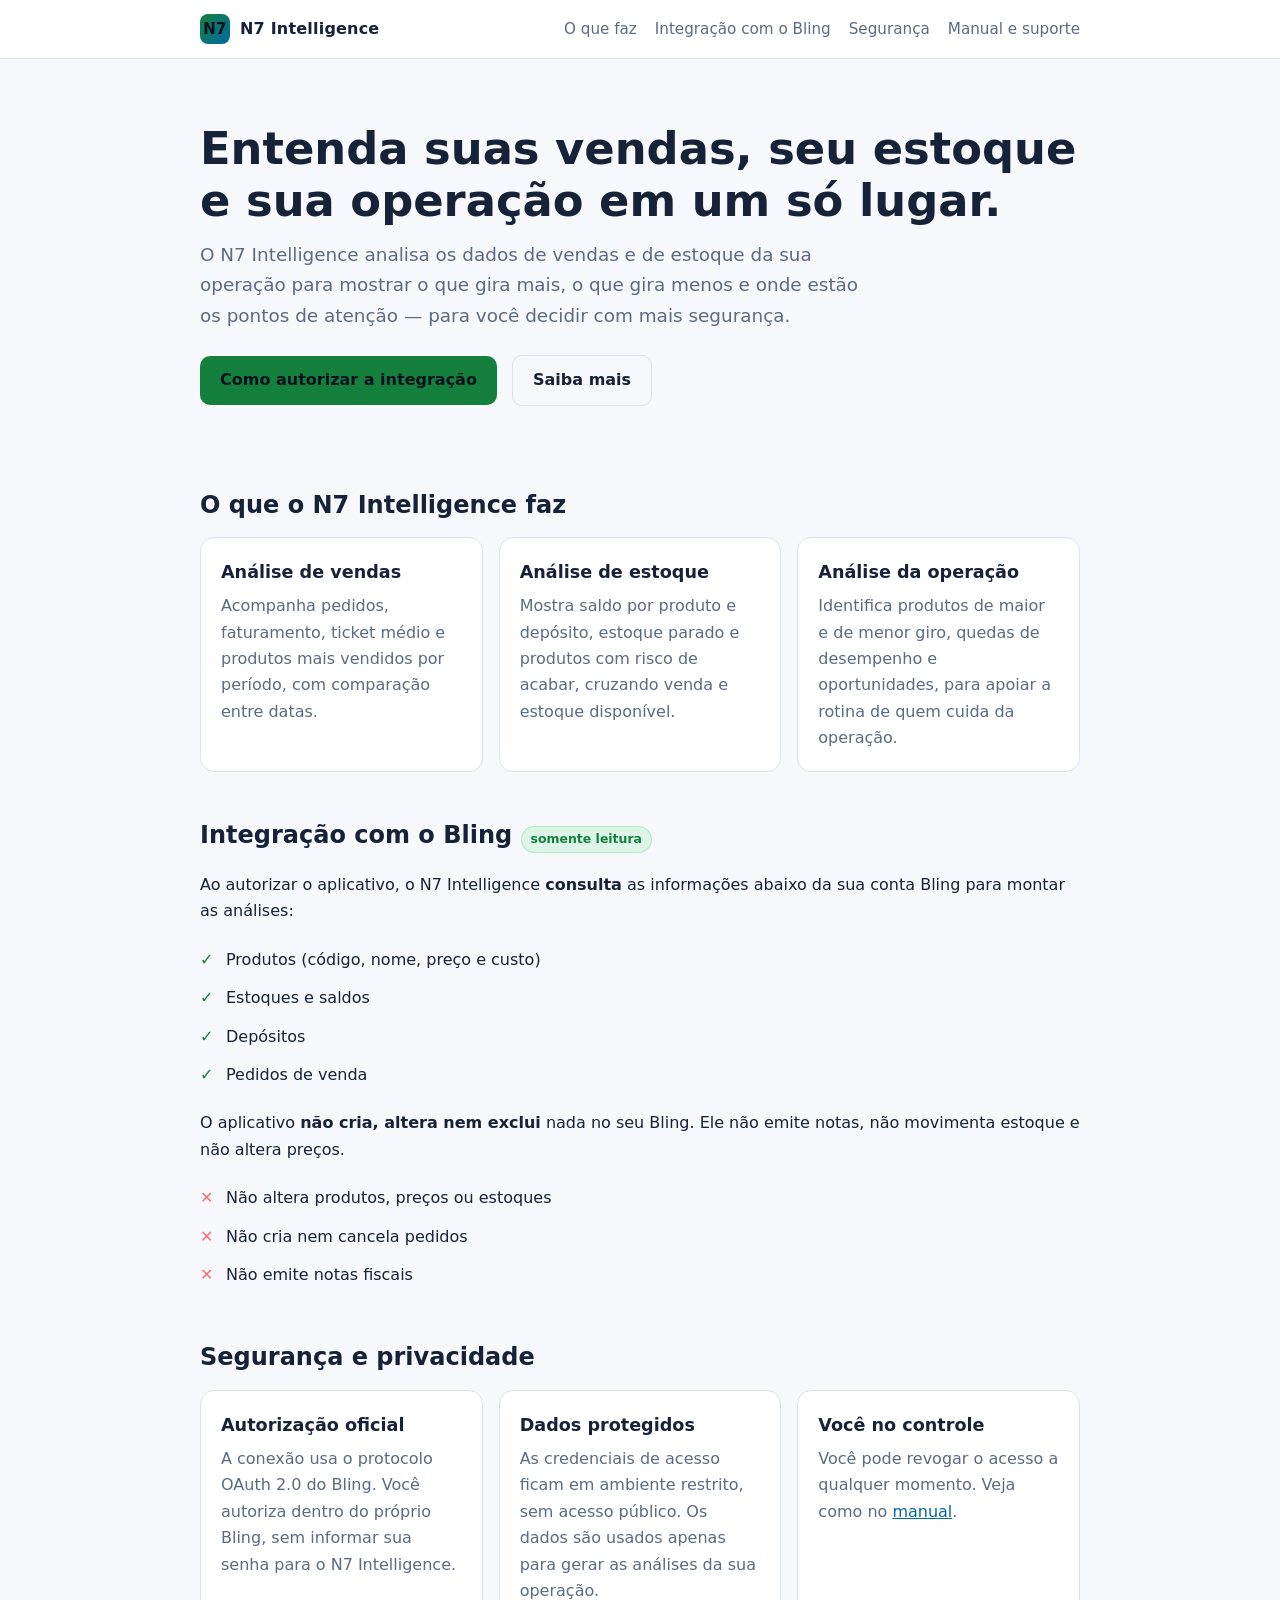
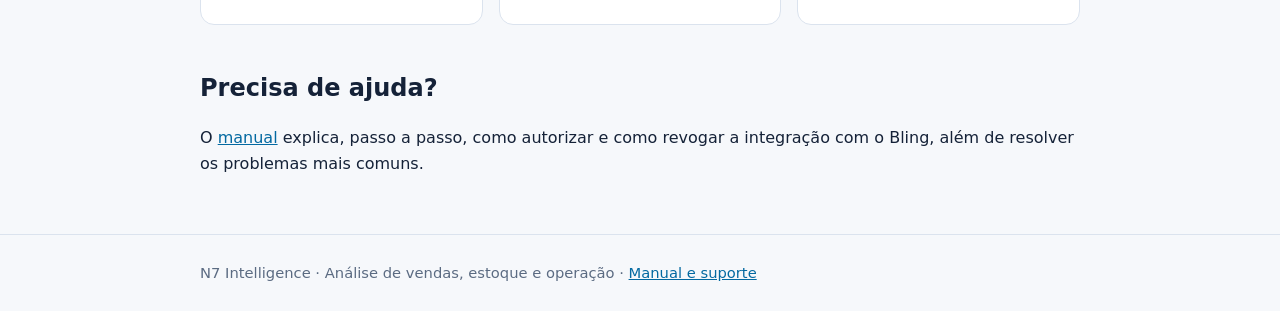
<file: index.html>
<!DOCTYPE html>
<html lang="pt-BR">
<head>
<meta charset="UTF-8">
<meta name="viewport" content="width=device-width, initial-scale=1">
<title>N7 Intelligence — análise de vendas, estoque e operação</title>
<meta name="description" content="N7 Intelligence: análise de vendas, estoque e operação de marketplaces, com integração somente leitura ao Bling.">
<link rel="stylesheet" href="style.css">
</head>
<body>
<header class="top"><div class="wrap">
  <a class="brand" href="./"><span class="logo">N7</span> N7 Intelligence</a>
  <nav><a href="#o-que-faz">O que faz</a><a href="#bling">Integração com o Bling</a><a href="#seguranca">Segurança</a><a href="manual.html">Manual e suporte</a></nav>
</div></header>

<main class="wrap">
  <section class="hero">
    <h1>Entenda suas vendas, seu estoque e sua operação em um só lugar.</h1>
    <p class="lead">O N7 Intelligence analisa os dados de vendas e de estoque da sua operação para mostrar o que gira mais, o que gira menos e onde estão os pontos de atenção — para você decidir com mais segurança.</p>
    <a class="btn" href="manual.html">Como autorizar a integração</a>
    <a class="btn ghost" href="#o-que-faz">Saiba mais</a>
  </section>

  <section id="o-que-faz">
    <h2>O que o N7 Intelligence faz</h2>
    <div class="grid">
      <div class="card"><h3>Análise de vendas</h3><p>Acompanha pedidos, faturamento, ticket médio e produtos mais vendidos por período, com comparação entre datas.</p></div>
      <div class="card"><h3>Análise de estoque</h3><p>Mostra saldo por produto e depósito, estoque parado e produtos com risco de acabar, cruzando venda e estoque disponível.</p></div>
      <div class="card"><h3>Análise da operação</h3><p>Identifica produtos de maior e de menor giro, quedas de desempenho e oportunidades, para apoiar a rotina de quem cuida da operação.</p></div>
    </div>
  </section>

  <section id="bling">
    <h2>Integração com o Bling <span class="tag">somente leitura</span></h2>
    <p>Ao autorizar o aplicativo, o N7 Intelligence <strong>consulta</strong> as informações abaixo da sua conta Bling para montar as análises:</p>
    <ul class="check">
      <li>Produtos (código, nome, preço e custo)</li>
      <li>Estoques e saldos</li>
      <li>Depósitos</li>
      <li>Pedidos de venda</li>
    </ul>
    <p>O aplicativo <strong>não cria, altera nem exclui</strong> nada no seu Bling. Ele não emite notas, não movimenta estoque e não altera preços.</p>
    <ul class="check no">
      <li>Não altera produtos, preços ou estoques</li>
      <li>Não cria nem cancela pedidos</li>
      <li>Não emite notas fiscais</li>
    </ul>
  </section>

  <section id="seguranca">
    <h2>Segurança e privacidade</h2>
    <div class="grid">
      <div class="card"><h3>Autorização oficial</h3><p>A conexão usa o protocolo OAuth 2.0 do Bling. Você autoriza dentro do próprio Bling, sem informar sua senha para o N7 Intelligence.</p></div>
      <div class="card"><h3>Dados protegidos</h3><p>As credenciais de acesso ficam em ambiente restrito, sem acesso público. Os dados são usados apenas para gerar as análises da sua operação.</p></div>
      <div class="card"><h3>Você no controle</h3><p>Você pode revogar o acesso a qualquer momento. Veja como no <a href="manual.html#revogar">manual</a>.</p></div>
    </div>
  </section>

  <section>
    <h2>Precisa de ajuda?</h2>
    <p>O <a href="manual.html">manual</a> explica, passo a passo, como autorizar e como revogar a integração com o Bling, além de resolver os problemas mais comuns.</p>
  </section>
</main>

<footer><div class="wrap">N7 Intelligence · Análise de vendas, estoque e operação · <a href="manual.html">Manual e suporte</a></div></footer>
</body>
</html>
</file>
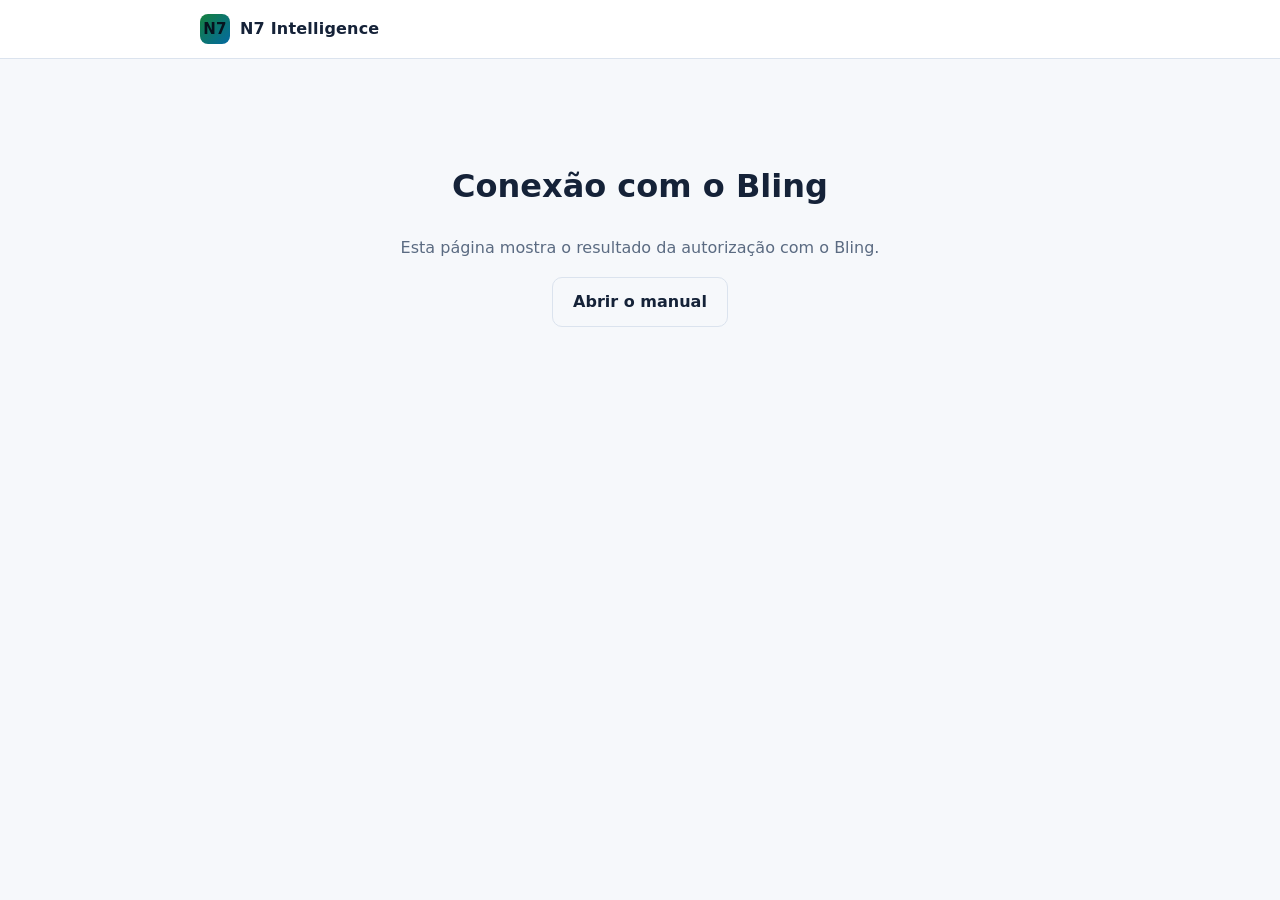
<file: conectado.html>
<!DOCTYPE html>
<html lang="pt-BR">
<head>
<meta charset="UTF-8">
<meta name="viewport" content="width=device-width, initial-scale=1">
<meta name="robots" content="noindex">
<title>Conexão com o Bling — N7 Intelligence</title>
<link rel="stylesheet" href="style.css">
</head>
<body>
<header class="top"><div class="wrap"><a class="brand" href="./"><span class="logo">N7</span> N7 Intelligence</a></div></header>
<main class="wrap center">
  <h1 id="titulo">Conexão com o Bling</h1>
  <p id="msg" class="lead" style="color:var(--muted)"></p>
  <p><a class="btn ghost" style="margin-left:0" href="manual.html">Abrir o manual</a></p>
</main>
<script>
  // Resultado do fluxo de autorização. Os códigos são fixos e não carregam dados pessoais.
  var p = new URLSearchParams(location.search), s = p.get('s'), c = p.get('c');
  var erros = {
    sessao_invalida: 'A sessão de autorização é inválida, expirou ou já foi usada. Abra o link de autorização novamente.',
    recusada: 'O Bling recusou a autorização. O código vale por cerca de 1 minuto: abra o link de novo e clique em Autorizar logo em seguida.',
    negada: 'A autorização foi negada na tela do Bling. Repita o processo e clique em Autorizar.',
    incompleta: 'Não recebemos as informações do Bling. Abra o link de autorização novamente.',
    conta: 'Esta conta não está cadastrada para autorização. Fale com quem administra o N7 Intelligence.',
    salvar: 'A conta foi autorizada, mas houve um erro ao concluir. Tente novamente.',
    interno: 'Ocorreu um erro inesperado. Tente novamente em alguns instantes.'
  };
  var shopee = p.get('p') === 'shopee';
  var nome = shopee ? 'Shopee' : 'Bling';
  if (shopee) { erros.recusada = 'A Shopee recusou a autorização. Abra o link de conexão de novo e autorize sem demora.'; erros.negada = 'A autorização foi negada na tela da Shopee. Repita o processo e clique em Confirmar.'; erros.incompleta = 'Não recebemos as informações da Shopee. Abra o link de conexão novamente.'; erros.loja_ja_vinculada = 'Esta loja já está vinculada a outra conta cadastrada.'; document.title = 'Conexão com a Shopee — N7 Intelligence'; }
  var t = document.getElementById('titulo'), m = document.getElementById('msg');
  t.textContent = 'Conexão com ' + (shopee ? 'a Shopee' : 'o Bling');
  if (s === 'ok') { t.textContent = '✅ ' + nome + (shopee ? ' conectada' : ' conectado'); m.textContent = 'A conta foi conectada ao N7 Intelligence com sucesso. Você já pode fechar esta janela.'; }
  else if (s === 'erro') { t.textContent = 'Não foi possível conectar'; m.textContent = erros[c] || erros.interno; }
  else { m.textContent = 'Esta página mostra o resultado da autorização com ' + (shopee ? 'a Shopee' : 'o Bling') + '.'; }
</script>
</body>
</html>
</file>
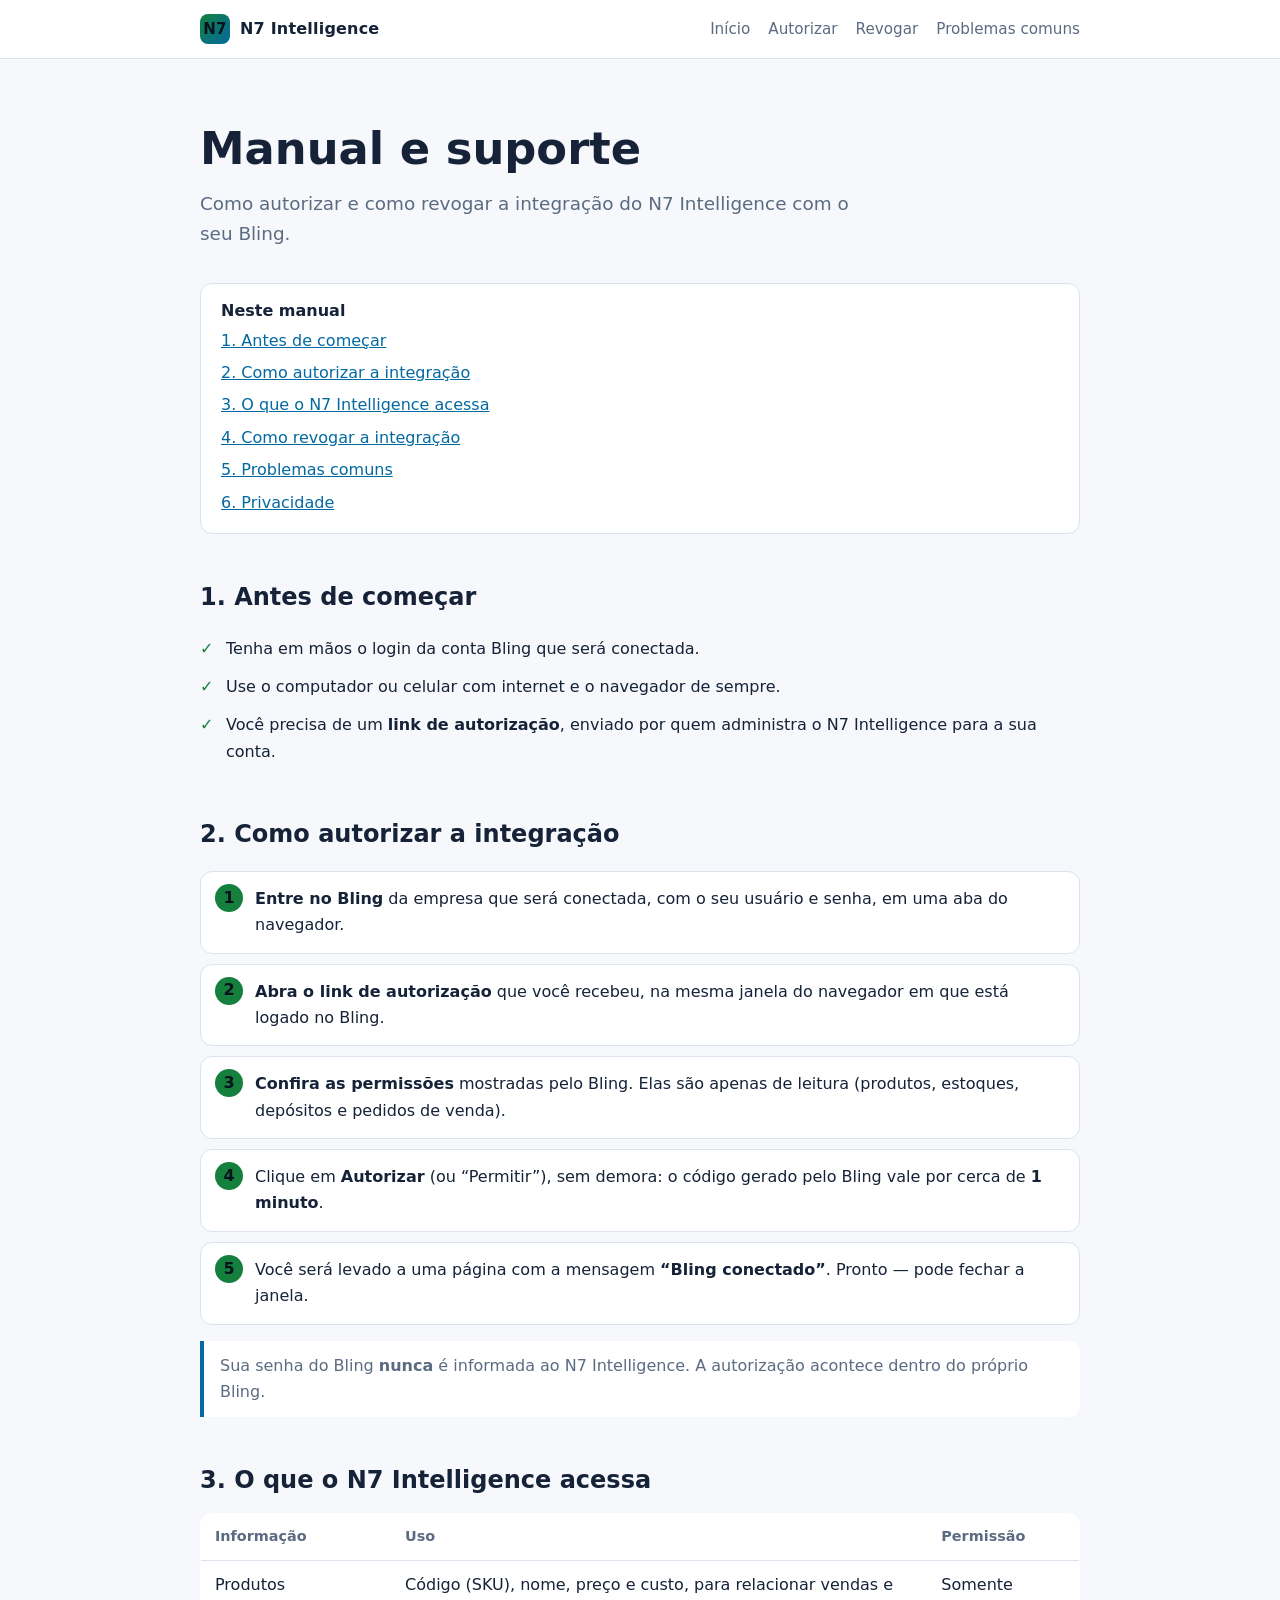
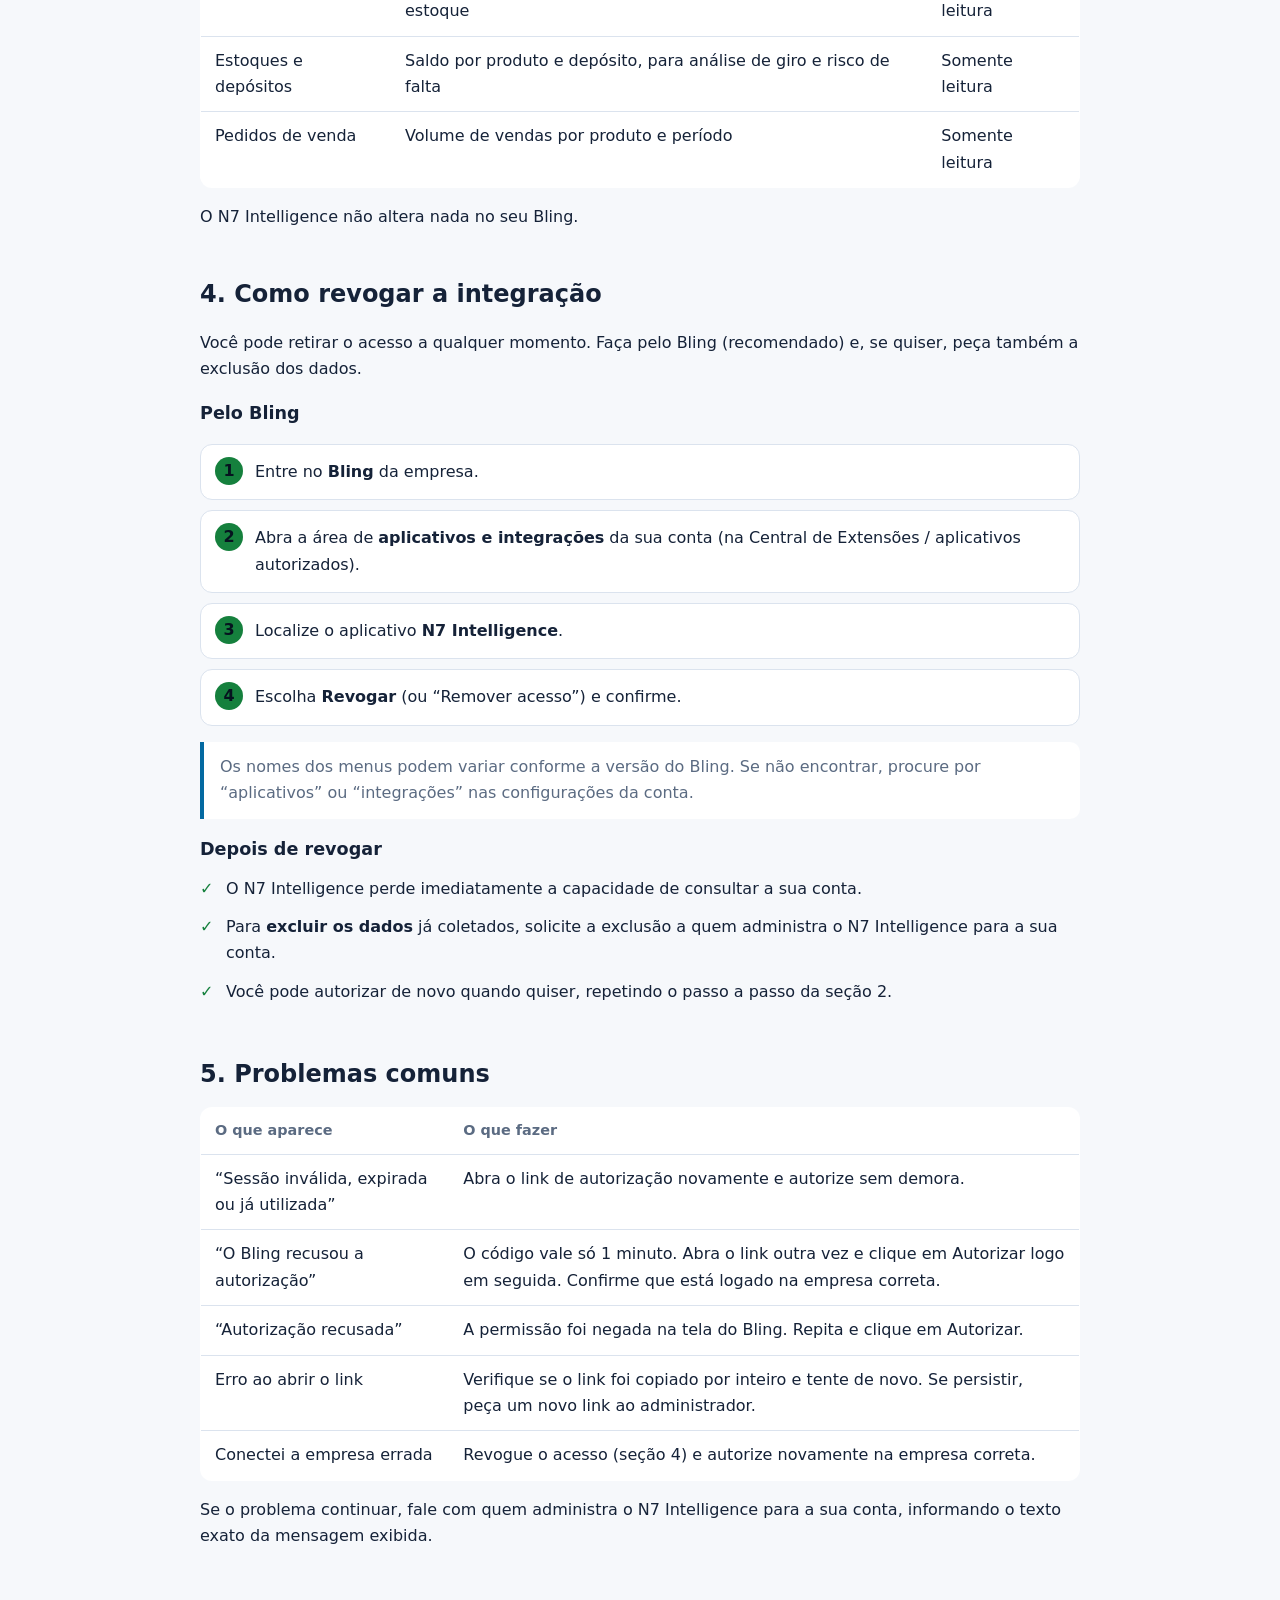
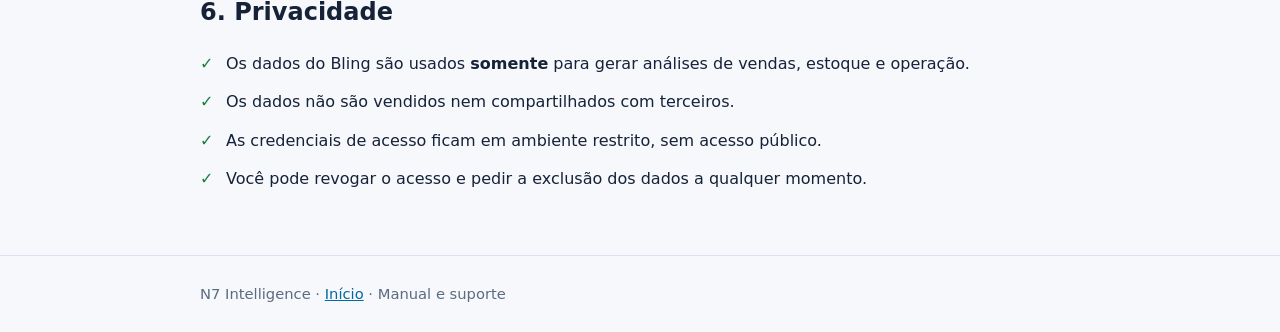
<file: manual.html>
<!DOCTYPE html>
<html lang="pt-BR">
<head>
<meta charset="UTF-8">
<meta name="viewport" content="width=device-width, initial-scale=1">
<title>Manual e suporte — N7 Intelligence</title>
<meta name="description" content="Como autorizar e como revogar a integração do N7 Intelligence com o Bling.">
<link rel="stylesheet" href="style.css">
</head>
<body>
<header class="top"><div class="wrap">
  <a class="brand" href="./"><span class="logo">N7</span> N7 Intelligence</a>
  <nav><a href="./">Início</a><a href="#autorizar">Autorizar</a><a href="#revogar">Revogar</a><a href="#problemas">Problemas comuns</a></nav>
</div></header>

<main class="wrap">
  <section class="hero" style="padding-bottom:10px">
    <h1>Manual e suporte</h1>
    <p class="lead">Como autorizar e como revogar a integração do N7 Intelligence com o seu Bling.</p>
  </section>

  <div class="toc">
    <strong>Neste manual</strong>
    <a href="#antes">1. Antes de começar</a>
    <a href="#autorizar">2. Como autorizar a integração</a>
    <a href="#acesso">3. O que o N7 Intelligence acessa</a>
    <a href="#revogar">4. Como revogar a integração</a>
    <a href="#problemas">5. Problemas comuns</a>
    <a href="#privacidade">6. Privacidade</a>
  </div>

  <section id="antes">
    <h2>1. Antes de começar</h2>
    <ul class="check">
      <li>Tenha em mãos o login da conta Bling que será conectada.</li>
      <li>Use o computador ou celular com internet e o navegador de sempre.</li>
      <li>Você precisa de um <strong>link de autorização</strong>, enviado por quem administra o N7 Intelligence para a sua conta.</li>
    </ul>
  </section>

  <section id="autorizar">
    <h2>2. Como autorizar a integração</h2>
    <ol class="steps">
      <li><strong>Entre no Bling</strong> da empresa que será conectada, com o seu usuário e senha, em uma aba do navegador.</li>
      <li><strong>Abra o link de autorização</strong> que você recebeu, na mesma janela do navegador em que está logado no Bling.</li>
      <li><strong>Confira as permissões</strong> mostradas pelo Bling. Elas são apenas de leitura (produtos, estoques, depósitos e pedidos de venda).</li>
      <li>Clique em <strong>Autorizar</strong> (ou “Permitir”), sem demora: o código gerado pelo Bling vale por cerca de <strong>1 minuto</strong>.</li>
      <li>Você será levado a uma página com a mensagem <strong>“Bling conectado”</strong>. Pronto — pode fechar a janela.</li>
    </ol>
    <p class="note">Sua senha do Bling <strong>nunca</strong> é informada ao N7 Intelligence. A autorização acontece dentro do próprio Bling.</p>
  </section>

  <section id="acesso">
    <h2>3. O que o N7 Intelligence acessa</h2>
    <table>
      <tr><th>Informação</th><th>Uso</th><th>Permissão</th></tr>
      <tr><td>Produtos</td><td>Código (SKU), nome, preço e custo, para relacionar vendas e estoque</td><td>Somente leitura</td></tr>
      <tr><td>Estoques e depósitos</td><td>Saldo por produto e depósito, para análise de giro e risco de falta</td><td>Somente leitura</td></tr>
      <tr><td>Pedidos de venda</td><td>Volume de vendas por produto e período</td><td>Somente leitura</td></tr>
    </table>
    <p>O N7 Intelligence não altera nada no seu Bling.</p>
  </section>

  <section id="revogar">
    <h2>4. Como revogar a integração</h2>
    <p>Você pode retirar o acesso a qualquer momento. Faça pelo Bling (recomendado) e, se quiser, peça também a exclusão dos dados.</p>
    <h3>Pelo Bling</h3>
    <ol class="steps">
      <li>Entre no <strong>Bling</strong> da empresa.</li>
      <li>Abra a área de <strong>aplicativos e integrações</strong> da sua conta (na Central de Extensões / aplicativos autorizados).</li>
      <li>Localize o aplicativo <strong>N7 Intelligence</strong>.</li>
      <li>Escolha <strong>Revogar</strong> (ou “Remover acesso”) e confirme.</li>
    </ol>
    <p class="note">Os nomes dos menus podem variar conforme a versão do Bling. Se não encontrar, procure por “aplicativos” ou “integrações” nas configurações da conta.</p>
    <h3>Depois de revogar</h3>
    <ul class="check">
      <li>O N7 Intelligence perde imediatamente a capacidade de consultar a sua conta.</li>
      <li>Para <strong>excluir os dados</strong> já coletados, solicite a exclusão a quem administra o N7 Intelligence para a sua conta.</li>
      <li>Você pode autorizar de novo quando quiser, repetindo o passo a passo da seção 2.</li>
    </ul>
  </section>

  <section id="problemas">
    <h2>5. Problemas comuns</h2>
    <table>
      <tr><th>O que aparece</th><th>O que fazer</th></tr>
      <tr><td>“Sessão inválida, expirada ou já utilizada”</td><td>Abra o link de autorização novamente e autorize sem demora.</td></tr>
      <tr><td>“O Bling recusou a autorização”</td><td>O código vale só 1 minuto. Abra o link outra vez e clique em Autorizar logo em seguida. Confirme que está logado na empresa correta.</td></tr>
      <tr><td>“Autorização recusada”</td><td>A permissão foi negada na tela do Bling. Repita e clique em Autorizar.</td></tr>
      <tr><td>Erro ao abrir o link</td><td>Verifique se o link foi copiado por inteiro e tente de novo. Se persistir, peça um novo link ao administrador.</td></tr>
      <tr><td>Conectei a empresa errada</td><td>Revogue o acesso (seção 4) e autorize novamente na empresa correta.</td></tr>
    </table>
    <p>Se o problema continuar, fale com quem administra o N7 Intelligence para a sua conta, informando o texto exato da mensagem exibida.</p>
  </section>

  <section id="privacidade">
    <h2>6. Privacidade</h2>
    <ul class="check">
      <li>Os dados do Bling são usados <strong>somente</strong> para gerar análises de vendas, estoque e operação.</li>
      <li>Os dados não são vendidos nem compartilhados com terceiros.</li>
      <li>As credenciais de acesso ficam em ambiente restrito, sem acesso público.</li>
      <li>Você pode revogar o acesso e pedir a exclusão dos dados a qualquer momento.</li>
    </ul>
  </section>
</main>

<footer><div class="wrap">N7 Intelligence · <a href="./">Início</a> · Manual e suporte</div></footer>
</body>
</html>
</file>
<file: style.css>
:root{--bg:#0f172a;--panel:#111c33;--card:#16233f;--text:#e5ecf6;--muted:#9fb0c8;--accent:#4ade80;--accent2:#38bdf8;--line:#243453}
@media (prefers-color-scheme: light){:root{--bg:#f6f8fb;--panel:#fff;--card:#fff;--text:#152238;--muted:#5b6b82;--accent:#15803d;--accent2:#0369a1;--line:#dbe3ee}}
*{box-sizing:border-box}html{scroll-behavior:smooth}
body{margin:0;font-family:system-ui,-apple-system,"Segoe UI",Roboto,Arial,sans-serif;background:var(--bg);color:var(--text);line-height:1.65}
a{color:var(--accent2)}a:hover{text-decoration:none}
.wrap{max-width:920px;margin:0 auto;padding:0 20px}
header.top{border-bottom:1px solid var(--line);background:var(--panel)}
header.top .wrap{display:flex;align-items:center;justify-content:space-between;gap:16px;padding:14px 20px;flex-wrap:wrap}
.brand{font-weight:700;letter-spacing:.2px;color:var(--text);text-decoration:none;display:flex;align-items:center;gap:10px}
.logo{width:30px;height:30px;border-radius:8px;background:linear-gradient(135deg,var(--accent),var(--accent2));display:grid;place-items:center;color:#06131f;font-weight:800;font-size:15px}
nav a{margin-left:18px;color:var(--muted);text-decoration:none;font-size:.95rem}nav a:hover{color:var(--text)}
.hero{padding:64px 0 36px}
.hero h1{font-size:clamp(1.9rem,4.5vw,2.8rem);line-height:1.15;margin:0 0 14px}
.hero p.lead{font-size:1.15rem;color:var(--muted);max-width:680px;margin:0 0 24px}
.btn{display:inline-block;background:var(--accent);color:#06131f;font-weight:700;padding:11px 20px;border-radius:10px;text-decoration:none}
.btn.ghost{background:transparent;color:var(--text);border:1px solid var(--line);margin-left:10px}
h2{font-size:1.5rem;margin:44px 0 12px}h3{font-size:1.1rem;margin:0 0 6px}
.grid{display:grid;gap:16px;grid-template-columns:repeat(auto-fit,minmax(250px,1fr))}
.card{background:var(--card);border:1px solid var(--line);border-radius:14px;padding:20px}
.card p{margin:0;color:var(--muted)}
.tag{display:inline-block;font-size:.78rem;padding:2px 9px;border-radius:99px;background:rgba(74,222,128,.14);color:var(--accent);border:1px solid rgba(74,222,128,.35)}
ul.check{list-style:none;padding:0;margin:0}ul.check li{padding:6px 0 6px 26px;position:relative}ul.check li:before{content:"✓";position:absolute;left:0;color:var(--accent);font-weight:700}
ul.no li:before{content:"✕";color:#f87171}
table{width:100%;border-collapse:collapse;background:var(--card);border:1px solid var(--line);border-radius:12px;overflow:hidden}
th,td{padding:11px 14px;text-align:left;border-bottom:1px solid var(--line);vertical-align:top}th{color:var(--muted);font-weight:600;font-size:.9rem}tr:last-child td{border-bottom:0}
.steps{counter-reset:s;list-style:none;padding:0}
.steps li{counter-increment:s;background:var(--card);border:1px solid var(--line);border-radius:12px;padding:14px 16px 14px 54px;margin:10px 0;position:relative}
.steps li:before{content:counter(s);position:absolute;left:14px;top:12px;width:28px;height:28px;border-radius:50%;background:var(--accent);color:#06131f;font-weight:800;display:grid;place-items:center}
.note{border-left:4px solid var(--accent2);background:var(--card);padding:12px 16px;border-radius:0 10px 10px 0;color:var(--muted)}
.toc{background:var(--card);border:1px solid var(--line);border-radius:12px;padding:14px 20px}.toc a{display:block;padding:3px 0}
footer{border-top:1px solid var(--line);margin-top:56px;padding:26px 0;color:var(--muted);font-size:.92rem}
main{padding-bottom:20px}
.center{text-align:center;padding:80px 0}
</file>
